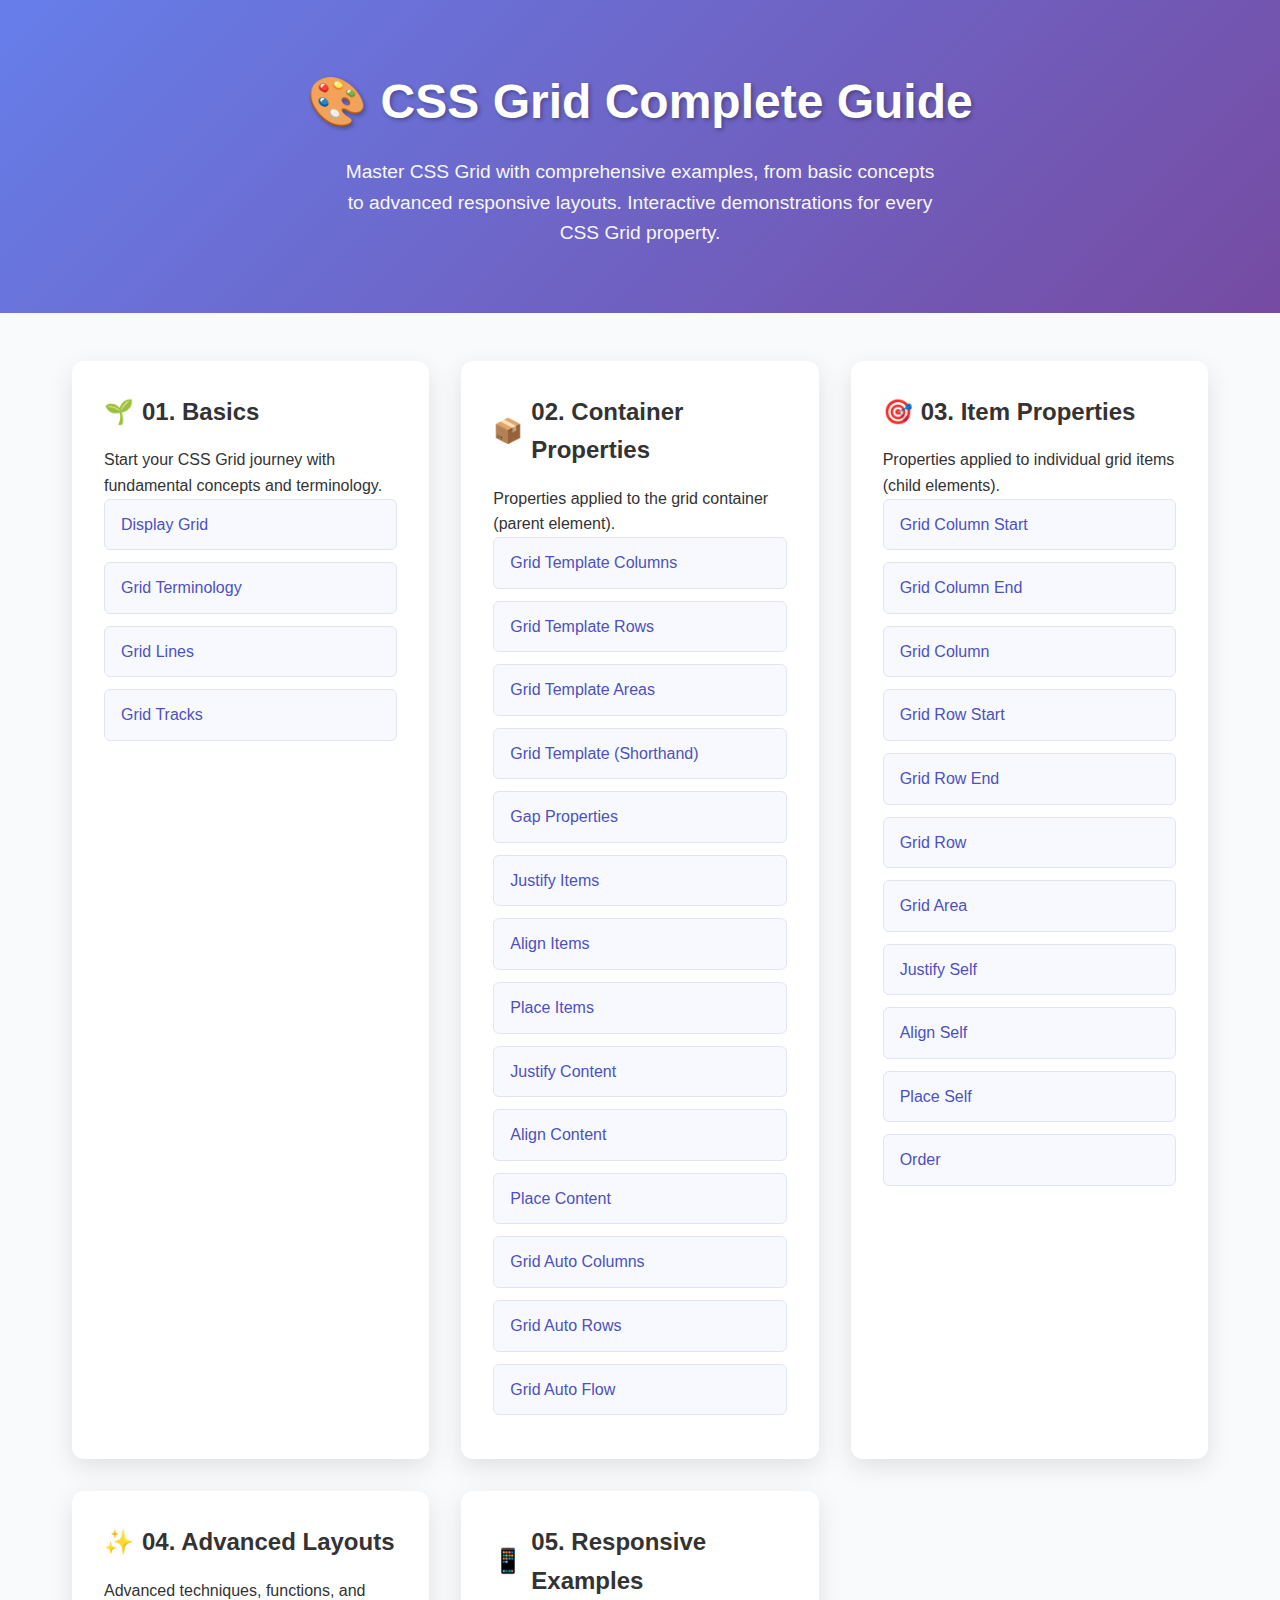
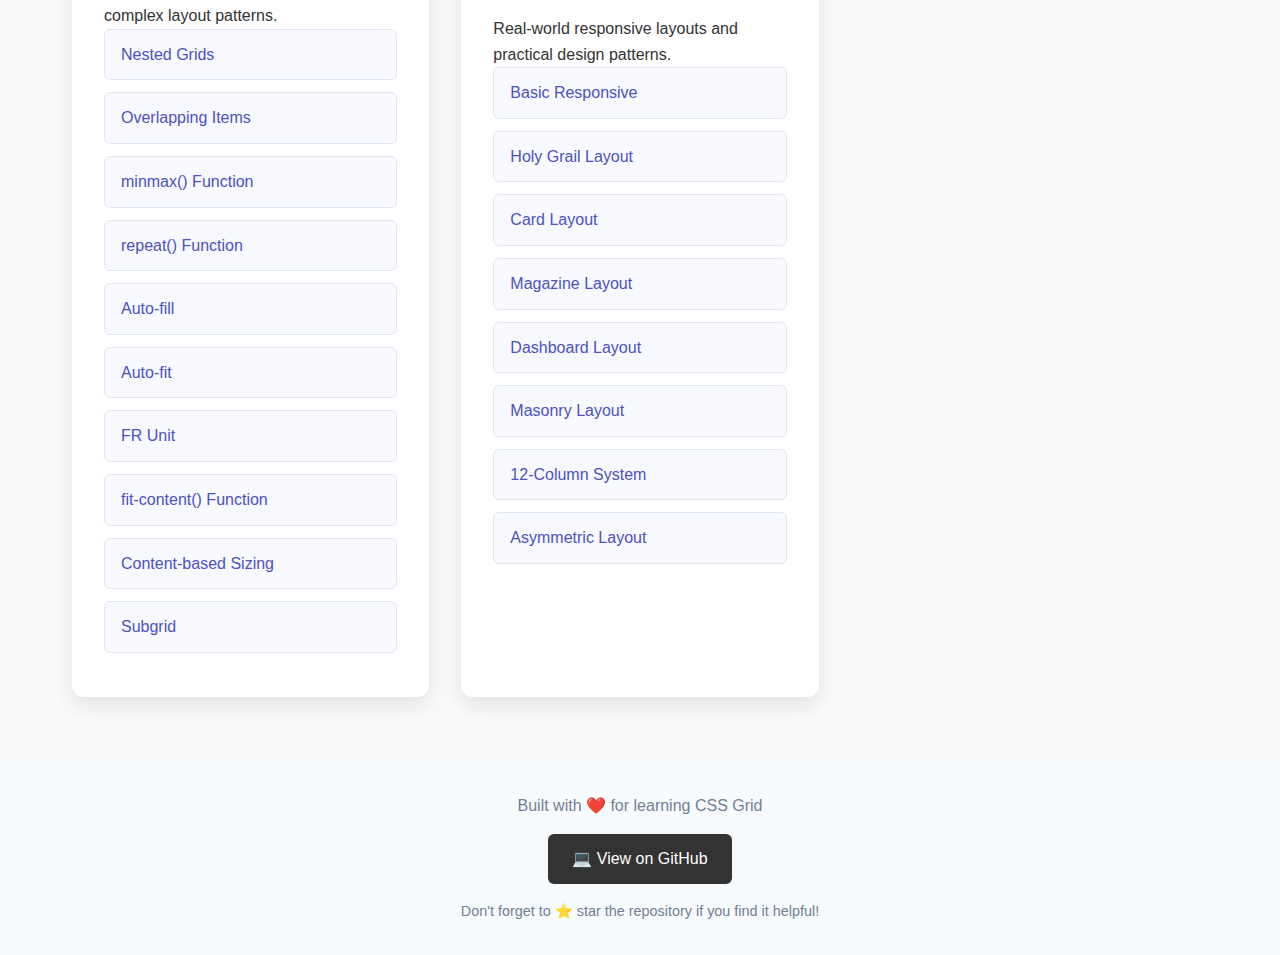
<file: index.html>
<!DOCTYPE html>
<html lang="en">
<head>
    <meta charset="UTF-8">
    <meta name="viewport" content="width=device-width, initial-scale=1.0">
    <title>CSS Grid Complete Guide - Navigation</title>
    <link rel="stylesheet" href="styles.css">
    <style>
        .hero {
            background: linear-gradient(135deg, #667eea 0%, #764ba2 100%);
            color: white;
            text-align: center;
            padding: 4rem 2rem;
            margin-bottom: 3rem;
        }
        
        .hero h1 {
            font-size: 3rem;
            margin-bottom: 1rem;
            text-shadow: 2px 2px 4px rgba(0,0,0,0.3);
        }
        
        .hero p {
            font-size: 1.2rem;
            max-width: 600px;
            margin: 0 auto;
            opacity: 0.95;
        }
        
        .navigation-grid {
            display: grid;
            grid-template-columns: repeat(auto-fit, minmax(300px, 1fr));
            gap: 2rem;
            max-width: 1200px;
            margin: 0 auto;
            padding: 0 2rem;
        }
        
        .section-card {
            background: white;
            border-radius: 12px;
            box-shadow: 0 8px 25px rgba(0,0,0,0.1);
            padding: 2rem;
            transition: transform 0.3s ease, box-shadow 0.3s ease;
        }
        
        .section-card:hover {
            transform: translateY(-5px);
            box-shadow: 0 12px 35px rgba(0,0,0,0.15);
        }
        
        .section-card h2 {
            color: #333;
            margin-bottom: 1rem;
            display: flex;
            align-items: center;
            gap: 0.5rem;
        }
        
        .section-card .icon {
            font-size: 1.5rem;
        }
        
        .example-list {
            list-style: none;
            padding: 0;
        }
        
        .example-list li {
            margin-bottom: 0.75rem;
        }
        
        .example-list a {
            display: block;
            padding: 0.75rem 1rem;
            background: #f8f9ff;
            border: 1px solid #e1e5f2;
            border-radius: 6px;
            text-decoration: none;
            color: #4c51bf;
            transition: all 0.3s ease;
        }
        
        .example-list a:hover {
            background: #4c51bf;
            color: white;
            transform: translateX(5px);
        }
        
        .footer {
            text-align: center;
            margin-top: 4rem;
            padding: 2rem;
            background: #f7fafc;
            color: #718096;
        }
        
        .github-link {
            display: inline-block;
            margin-top: 1rem;
            padding: 0.75rem 1.5rem;
            background: #333;
            color: white;
            text-decoration: none;
            border-radius: 6px;
            transition: background 0.3s ease;
        }
        
        .github-link:hover {
            background: #4a5568;
        }
    </style>
</head>
<body>
    <div class="hero">
        <h1>🎨 CSS Grid Complete Guide</h1>
        <p>Master CSS Grid with comprehensive examples, from basic concepts to advanced responsive layouts. Interactive demonstrations for every CSS Grid property.</p>
    </div>
    
    <main class="navigation-grid">
        <!-- 01. Basics -->
        <section class="section-card">
            <h2><span class="icon">🌱</span> 01. Basics</h2>
            <p>Start your CSS Grid journey with fundamental concepts and terminology.</p>
            <ul class="example-list">
                <li><a href="01-basics/01-display-grid.html">Display Grid</a></li>
                <li><a href="01-basics/02-grid-terminology.html">Grid Terminology</a></li>
                <li><a href="01-basics/03-grid-lines.html">Grid Lines</a></li>
                <li><a href="01-basics/04-grid-tracks.html">Grid Tracks</a></li>
            </ul>
        </section>
        
        <!-- 02. Container Properties -->
        <section class="section-card">
            <h2><span class="icon">📦</span> 02. Container Properties</h2>
            <p>Properties applied to the grid container (parent element).</p>
            <ul class="example-list">
                <li><a href="02-container-properties/01-grid-template-columns.html">Grid Template Columns</a></li>
                <li><a href="02-container-properties/02-grid-template-rows.html">Grid Template Rows</a></li>
                <li><a href="02-container-properties/03-grid-template-areas.html">Grid Template Areas</a></li>
                <li><a href="02-container-properties/04-grid-template.html">Grid Template (Shorthand)</a></li>
                <li><a href="02-container-properties/05-gap.html">Gap Properties</a></li>
                <li><a href="02-container-properties/06-justify-items.html">Justify Items</a></li>
                <li><a href="02-container-properties/07-align-items.html">Align Items</a></li>
                <li><a href="02-container-properties/08-place-items.html">Place Items</a></li>
                <li><a href="02-container-properties/09-justify-content.html">Justify Content</a></li>
                <li><a href="02-container-properties/10-align-content.html">Align Content</a></li>
                <li><a href="02-container-properties/11-place-content.html">Place Content</a></li>
                <li><a href="02-container-properties/12-grid-auto-columns.html">Grid Auto Columns</a></li>
                <li><a href="02-container-properties/13-grid-auto-rows.html">Grid Auto Rows</a></li>
                <li><a href="02-container-properties/14-grid-auto-flow.html">Grid Auto Flow</a></li>
            </ul>
        </section>
        
        <!-- 03. Item Properties -->
        <section class="section-card">
            <h2><span class="icon">🎯</span> 03. Item Properties</h2>
            <p>Properties applied to individual grid items (child elements).</p>
            <ul class="example-list">
                <li><a href="03-item-properties/01-grid-column-start.html">Grid Column Start</a></li>
                <li><a href="03-item-properties/02-grid-column-end.html">Grid Column End</a></li>
                <li><a href="03-item-properties/03-grid-column.html">Grid Column</a></li>
                <li><a href="03-item-properties/04-grid-row-start.html">Grid Row Start</a></li>
                <li><a href="03-item-properties/05-grid-row-end.html">Grid Row End</a></li>
                <li><a href="03-item-properties/06-grid-row.html">Grid Row</a></li>
                <li><a href="03-item-properties/07-grid-area.html">Grid Area</a></li>
                <li><a href="03-item-properties/08-justify-self.html">Justify Self</a></li>
                <li><a href="03-item-properties/09-align-self.html">Align Self</a></li>
                <li><a href="03-item-properties/10-place-self.html">Place Self</a></li>
                <li><a href="03-item-properties/11-order.html">Order</a></li>
            </ul>
        </section>
        
        <!-- 04. Advanced Layouts -->
        <section class="section-card">
            <h2><span class="icon">✨</span> 04. Advanced Layouts</h2>
            <p>Advanced techniques, functions, and complex layout patterns.</p>
            <ul class="example-list">
                <li><a href="04-advanced-layouts/01-nested-grids.html">Nested Grids</a></li>
                <li><a href="04-advanced-layouts/02-overlapping-items.html">Overlapping Items</a></li>
                <li><a href="04-advanced-layouts/03-minmax-function.html">minmax() Function</a></li>
                <li><a href="04-advanced-layouts/04-repeat-function.html">repeat() Function</a></li>
                <li><a href="04-advanced-layouts/05-auto-fill.html">Auto-fill</a></li>
                <li><a href="04-advanced-layouts/06-auto-fit.html">Auto-fit</a></li>
                <li><a href="04-advanced-layouts/07-fr-unit.html">FR Unit</a></li>
                <li><a href="04-advanced-layouts/08-fit-content.html">fit-content() Function</a></li>
                <li><a href="04-advanced-layouts/09-min-content-max-content.html">Content-based Sizing</a></li>
                <li><a href="04-advanced-layouts/10-subgrid.html">Subgrid</a></li>
            </ul>
        </section>
        
        <!-- 05. Responsive Examples -->
        <section class="section-card">
            <h2><span class="icon">📱</span> 05. Responsive Examples</h2>
            <p>Real-world responsive layouts and practical design patterns.</p>
            <ul class="example-list">
                <li><a href="05-responsive-examples/01-basic-responsive.html">Basic Responsive</a></li>
                <li><a href="05-responsive-examples/02-holy-grail-layout.html">Holy Grail Layout</a></li>
                <li><a href="05-responsive-examples/03-card-layout.html">Card Layout</a></li>
                <li><a href="05-responsive-examples/04-magazine-layout.html">Magazine Layout</a></li>
                <li><a href="05-responsive-examples/05-dashboard-layout.html">Dashboard Layout</a></li>
                <li><a href="05-responsive-examples/06-masonry-layout.html">Masonry Layout</a></li>
                <li><a href="05-responsive-examples/07-12-column-system.html">12-Column System</a></li>
                <li><a href="05-responsive-examples/08-asymmetric-layout.html">Asymmetric Layout</a></li>
            </ul>
        </section>
    </main>
    
    <footer class="footer">
        <p>Built with ❤️ for learning CSS Grid</p>
        <a href="https://github.com/Jayasakthi-07/CSS-Grid-Complete-Guide" class="github-link">
            💻 View on GitHub
        </a>
        <p style="margin-top: 1rem; font-size: 0.9rem;">Don't forget to ⭐ star the repository if you find it helpful!</p>
    </footer>
</body>
</html>
</file>
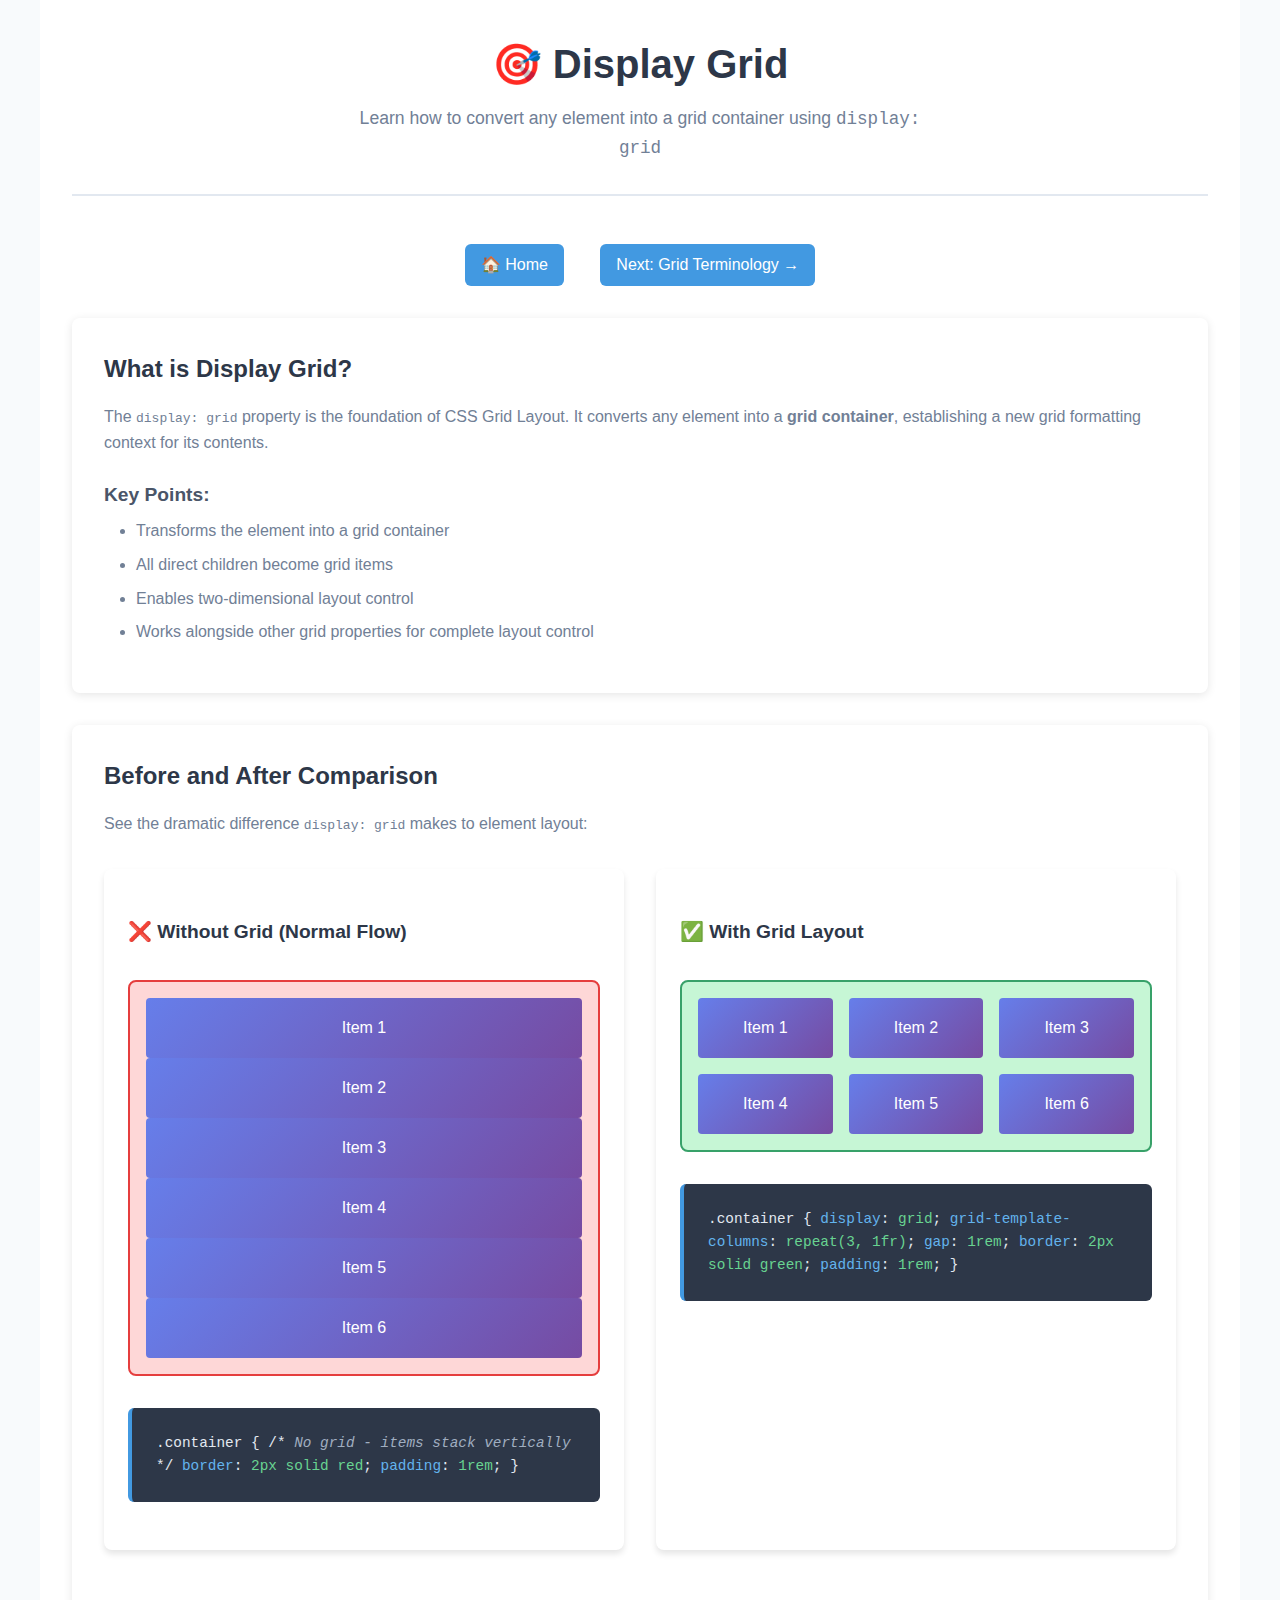
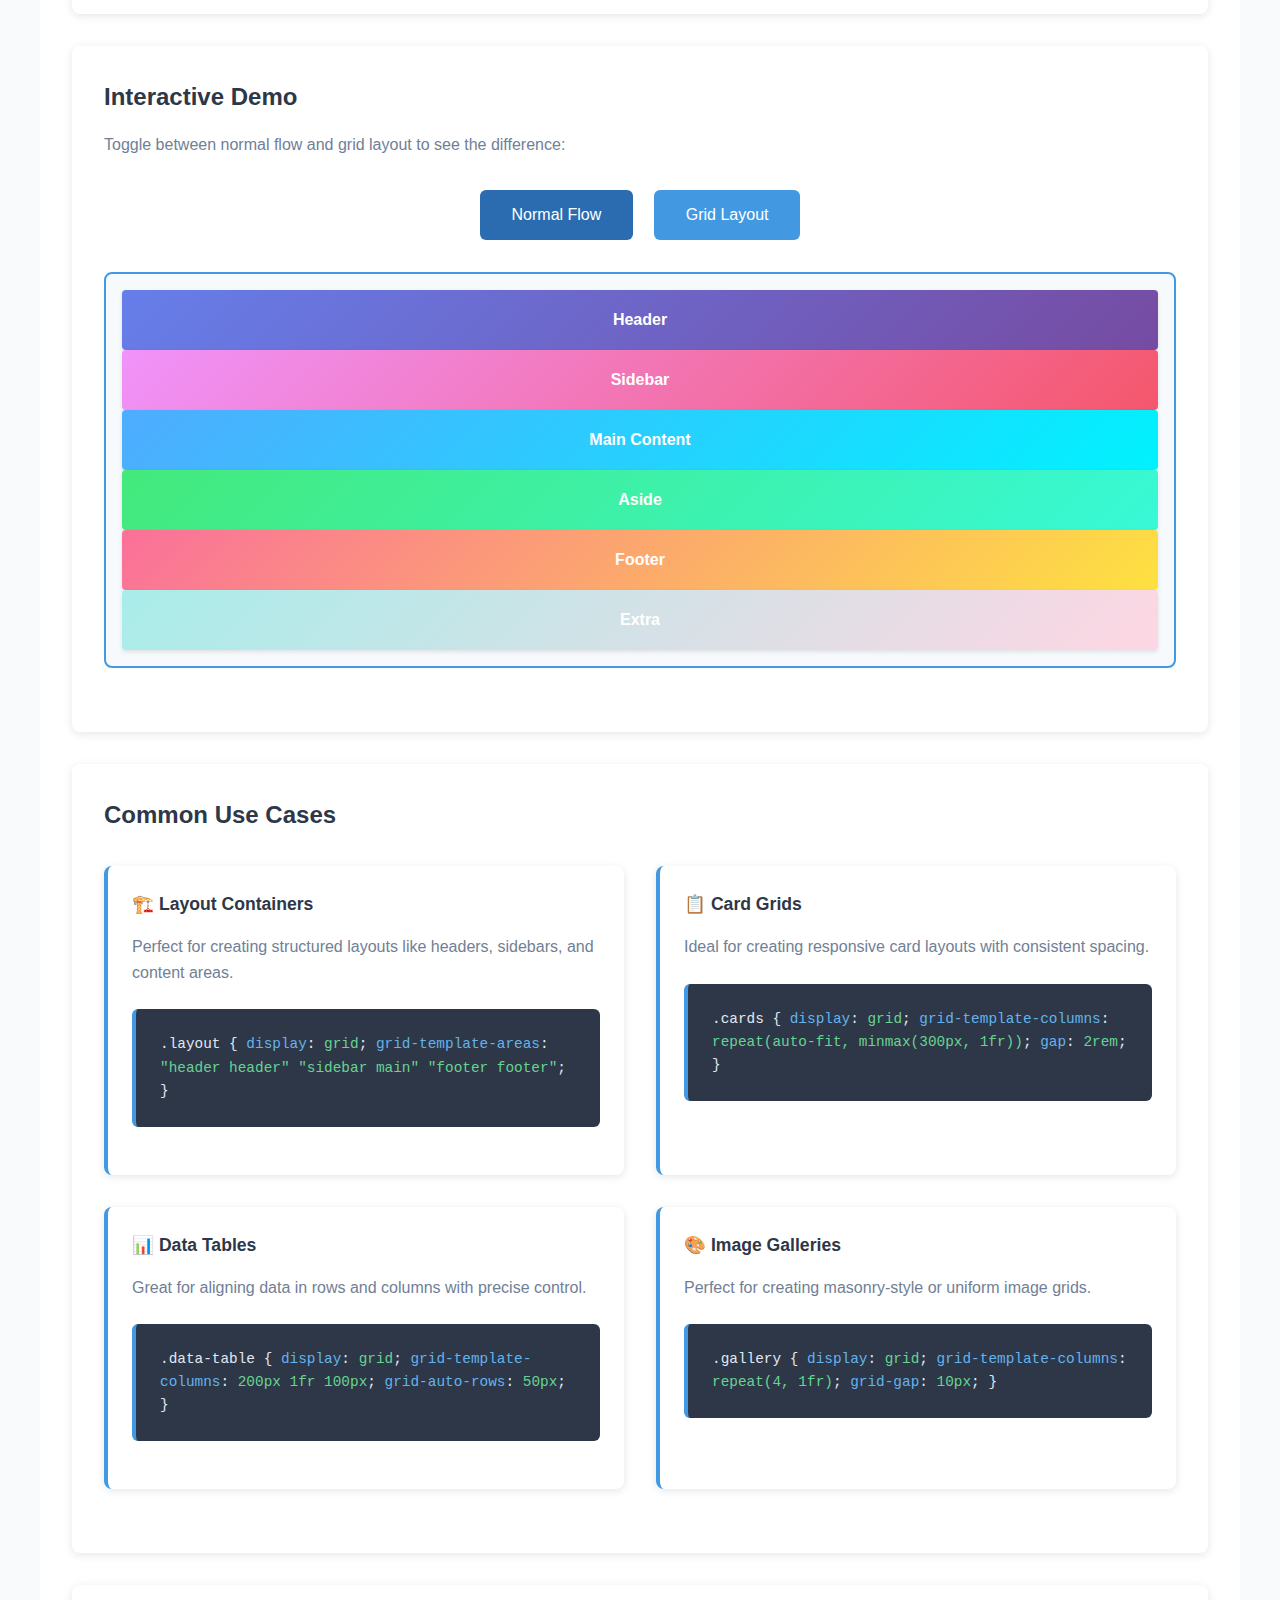
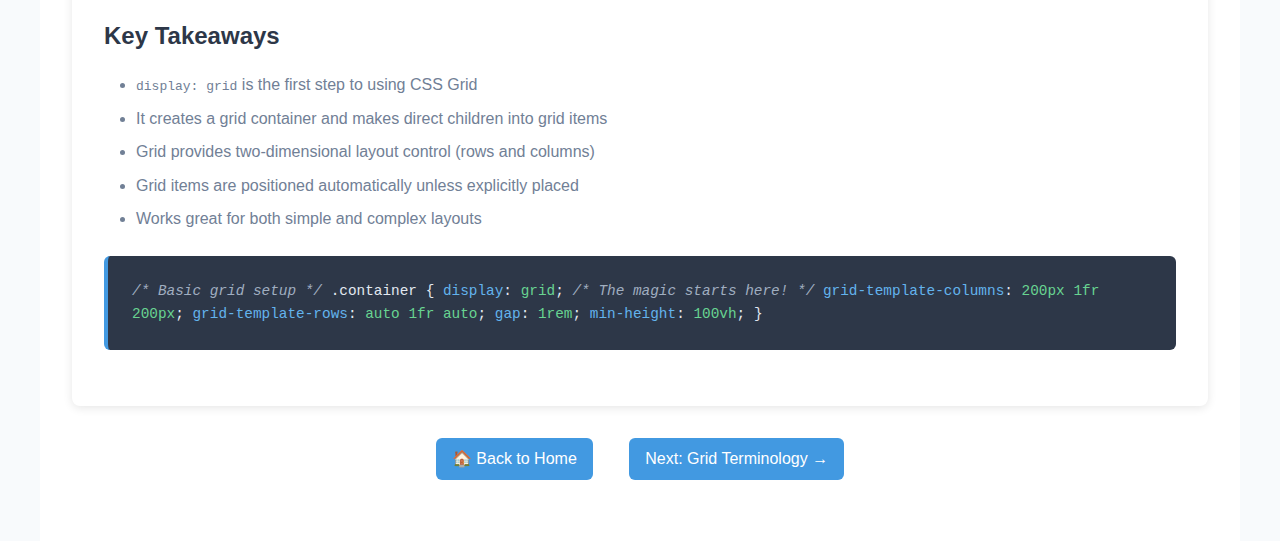
<file: 01-basics/01-display-grid.html>
<!DOCTYPE html>
<html lang="en">
<head>
    <meta charset="UTF-8">
    <meta name="viewport" content="width=device-width, initial-scale=1.0">
    <title>Display Grid - CSS Grid Basics</title>
    <link rel="stylesheet" href="../styles.css">
    <style>
        /* Example-specific styles */
        .before-grid {
            border: 2px solid #e53e3e;
            border-radius: 8px;
            padding: 1rem;
            margin: 2rem 0;
            background: #fed7d7;
        }
        
        .after-grid {
            display: grid;
            grid-template-columns: repeat(3, 1fr);
            gap: 1rem;
            border: 2px solid #38a169;
            border-radius: 8px;
            padding: 1rem;
            margin: 2rem 0;
            background: #c6f6d5;
        }
        
        .comparison {
            display: grid;
            grid-template-columns: 1fr 1fr;
            gap: 2rem;
            margin: 2rem 0;
        }
        
        .comparison-item {
            background: white;
            padding: 1.5rem;
            border-radius: 8px;
            box-shadow: 0 4px 6px rgba(0,0,0,0.1);
        }
        
        .comparison-item h3 {
            margin-bottom: 1rem;
            color: #2d3748;
        }
        
        .demo-item {
            background: linear-gradient(135deg, #667eea 0%, #764ba2 100%);
            color: white;
            padding: 1rem;
            border-radius: 4px;
            text-align: center;
            display: flex;
            align-items: center;
            justify-content: center;
            min-height: 60px;
        }
        
        .toggle-demo {
            margin: 2rem 0;
            text-align: center;
        }
        
        .toggle-btn {
            background: #4299e1;
            color: white;
            border: none;
            padding: 1rem 2rem;
            border-radius: 6px;
            font-size: 1rem;
            cursor: pointer;
            margin: 0 0.5rem;
            transition: background 0.3s ease;
        }
        
        .toggle-btn:hover {
            background: #3182ce;
        }
        
        .toggle-btn.active {
            background: #2b6cb0;
        }
        
        #interactive-demo {
            transition: all 0.3s ease;
        }
    </style>
</head>
<body>
    <div class="example-container">
        <header class="header">
            <h1>🎯 Display Grid</h1>
            <p>Learn how to convert any element into a grid container using <code>display: grid</code></p>
        </header>
        
        <nav class="navigation">
            <a href="../index.html" class="nav-link">🏠 Home</a>
            <a href="02-grid-terminology.html" class="nav-link">Next: Grid Terminology →</a>
        </nav>
        
        <section class="explanation">
            <h2>What is Display Grid?</h2>
            <p>The <code>display: grid</code> property is the foundation of CSS Grid Layout. It converts any element into a <strong>grid container</strong>, establishing a new grid formatting context for its contents.</p>
            
            <h3>Key Points:</h3>
            <ul>
                <li>Transforms the element into a grid container</li>
                <li>All direct children become grid items</li>
                <li>Enables two-dimensional layout control</li>
                <li>Works alongside other grid properties for complete layout control</li>
            </ul>
        </section>
        
        <section class="explanation">
            <h2>Before and After Comparison</h2>
            <p>See the dramatic difference <code>display: grid</code> makes to element layout:</p>
            
            <div class="comparison">
                <div class="comparison-item">
                    <h3>❌ Without Grid (Normal Flow)</h3>
                    <div class="before-grid">
                        <div class="demo-item">Item 1</div>
                        <div class="demo-item">Item 2</div>
                        <div class="demo-item">Item 3</div>
                        <div class="demo-item">Item 4</div>
                        <div class="demo-item">Item 5</div>
                        <div class="demo-item">Item 6</div>
                    </div>
                    <div class="code-display">
.container {
  /* <span class="comment">No grid - items stack vertically</span> */
  <span class="property">border</span>: <span class="value">2px solid red</span>;
  <span class="property">padding</span>: <span class="value">1rem</span>;
}
                    </div>
                </div>
                
                <div class="comparison-item">
                    <h3>✅ With Grid Layout</h3>
                    <div class="after-grid">
                        <div class="demo-item">Item 1</div>
                        <div class="demo-item">Item 2</div>
                        <div class="demo-item">Item 3</div>
                        <div class="demo-item">Item 4</div>
                        <div class="demo-item">Item 5</div>
                        <div class="demo-item">Item 6</div>
                    </div>
                    <div class="code-display">
.container {
  <span class="property">display</span>: <span class="value">grid</span>;
  <span class="property">grid-template-columns</span>: <span class="value">repeat(3, 1fr)</span>;
  <span class="property">gap</span>: <span class="value">1rem</span>;
  <span class="property">border</span>: <span class="value">2px solid green</span>;
  <span class="property">padding</span>: <span class="value">1rem</span>;
}
                    </div>
                </div>
            </div>
        </section>
        
        <section class="explanation">
            <h2>Interactive Demo</h2>
            <p>Toggle between normal flow and grid layout to see the difference:</p>
            
            <div class="toggle-demo">
                <button class="toggle-btn active" onclick="toggleLayout('normal')">Normal Flow</button>
                <button class="toggle-btn" onclick="toggleLayout('grid')">Grid Layout</button>
            </div>
            
            <div id="interactive-demo" class="demo-grid">
                <div class="grid-item">Header</div>
                <div class="grid-item">Sidebar</div>
                <div class="grid-item">Main Content</div>
                <div class="grid-item">Aside</div>
                <div class="grid-item">Footer</div>
                <div class="grid-item">Extra</div>
            </div>
        </section>
        
        <section class="explanation">
            <h2>Common Use Cases</h2>
            <div class="property-showcase">
                <div class="property-example">
                    <h4>🏗️ Layout Containers</h4>
                    <p>Perfect for creating structured layouts like headers, sidebars, and content areas.</p>
                    <div class="code-display">
.layout {
  <span class="property">display</span>: <span class="value">grid</span>;
  <span class="property">grid-template-areas</span>: 
    <span class="value">"header header"</span>
    <span class="value">"sidebar main"</span>
    <span class="value">"footer footer"</span>;
}
                    </div>
                </div>
                
                <div class="property-example">
                    <h4>📋 Card Grids</h4>
                    <p>Ideal for creating responsive card layouts with consistent spacing.</p>
                    <div class="code-display">
.cards {
  <span class="property">display</span>: <span class="value">grid</span>;
  <span class="property">grid-template-columns</span>: 
    <span class="value">repeat(auto-fit, minmax(300px, 1fr))</span>;
  <span class="property">gap</span>: <span class="value">2rem</span>;
}
                    </div>
                </div>
                
                <div class="property-example">
                    <h4>📊 Data Tables</h4>
                    <p>Great for aligning data in rows and columns with precise control.</p>
                    <div class="code-display">
.data-table {
  <span class="property">display</span>: <span class="value">grid</span>;
  <span class="property">grid-template-columns</span>: <span class="value">200px 1fr 100px</span>;
  <span class="property">grid-auto-rows</span>: <span class="value">50px</span>;
}
                    </div>
                </div>
                
                <div class="property-example">
                    <h4>🎨 Image Galleries</h4>
                    <p>Perfect for creating masonry-style or uniform image grids.</p>
                    <div class="code-display">
.gallery {
  <span class="property">display</span>: <span class="value">grid</span>;
  <span class="property">grid-template-columns</span>: <span class="value">repeat(4, 1fr)</span>;
  <span class="property">grid-gap</span>: <span class="value">10px</span>;
}
                    </div>
                </div>
            </div>
        </section>
        
        <section class="explanation">
            <h2>Key Takeaways</h2>
            <ul>
                <li><code>display: grid</code> is the first step to using CSS Grid</li>
                <li>It creates a grid container and makes direct children into grid items</li>
                <li>Grid provides two-dimensional layout control (rows and columns)</li>
                <li>Grid items are positioned automatically unless explicitly placed</li>
                <li>Works great for both simple and complex layouts</li>
            </ul>
            
            <div class="code-display">
<span class="comment">/* Basic grid setup */</span>
.container {
  <span class="property">display</span>: <span class="value">grid</span>; <span class="comment">/* The magic starts here! */</span>
  <span class="property">grid-template-columns</span>: <span class="value">200px 1fr 200px</span>;
  <span class="property">grid-template-rows</span>: <span class="value">auto 1fr auto</span>;
  <span class="property">gap</span>: <span class="value">1rem</span>;
  <span class="property">min-height</span>: <span class="value">100vh</span>;
}
            </div>
        </section>
        
        <nav class="navigation">
            <a href="../index.html" class="nav-link">🏠 Back to Home</a>
            <a href="02-grid-terminology.html" class="nav-link">Next: Grid Terminology →</a>
        </nav>
    </div>
    
    <script>
        function toggleLayout(type) {
            const demo = document.getElementById('interactive-demo');
            const buttons = document.querySelectorAll('.toggle-btn');
            
            // Remove active class from all buttons
            buttons.forEach(btn => btn.classList.remove('active'));
            
            if (type === 'normal') {
                demo.style.display = 'block';
                demo.style.gridTemplateColumns = 'none';
                demo.style.gap = '0';
                buttons[0].classList.add('active');
            } else {
                demo.style.display = 'grid';
                demo.style.gridTemplateColumns = 'repeat(3, 1fr)';
                demo.style.gap = '1rem';
                buttons[1].classList.add('active');
            }
        }
        
        // Initialize with normal layout
        document.addEventListener('DOMContentLoaded', function() {
            toggleLayout('normal');
        });
    </script>
</body>
</html>
</file>
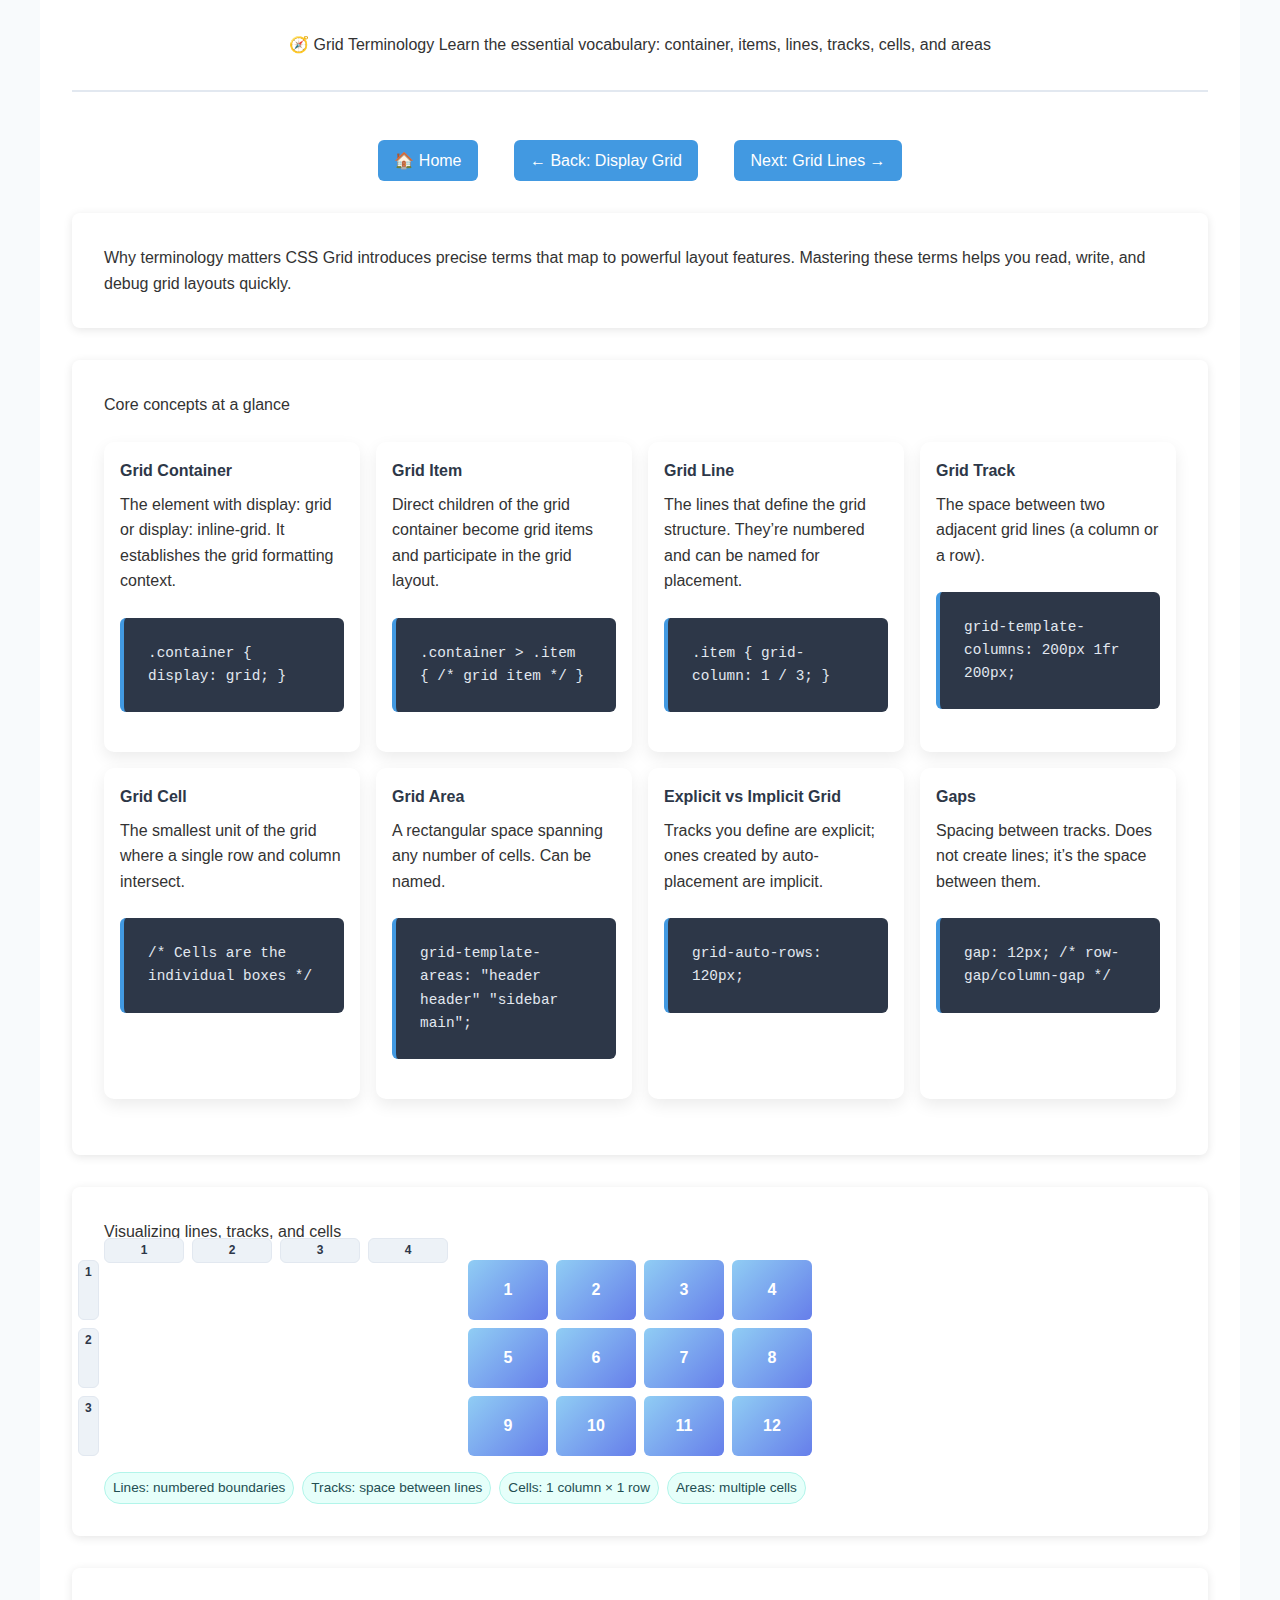
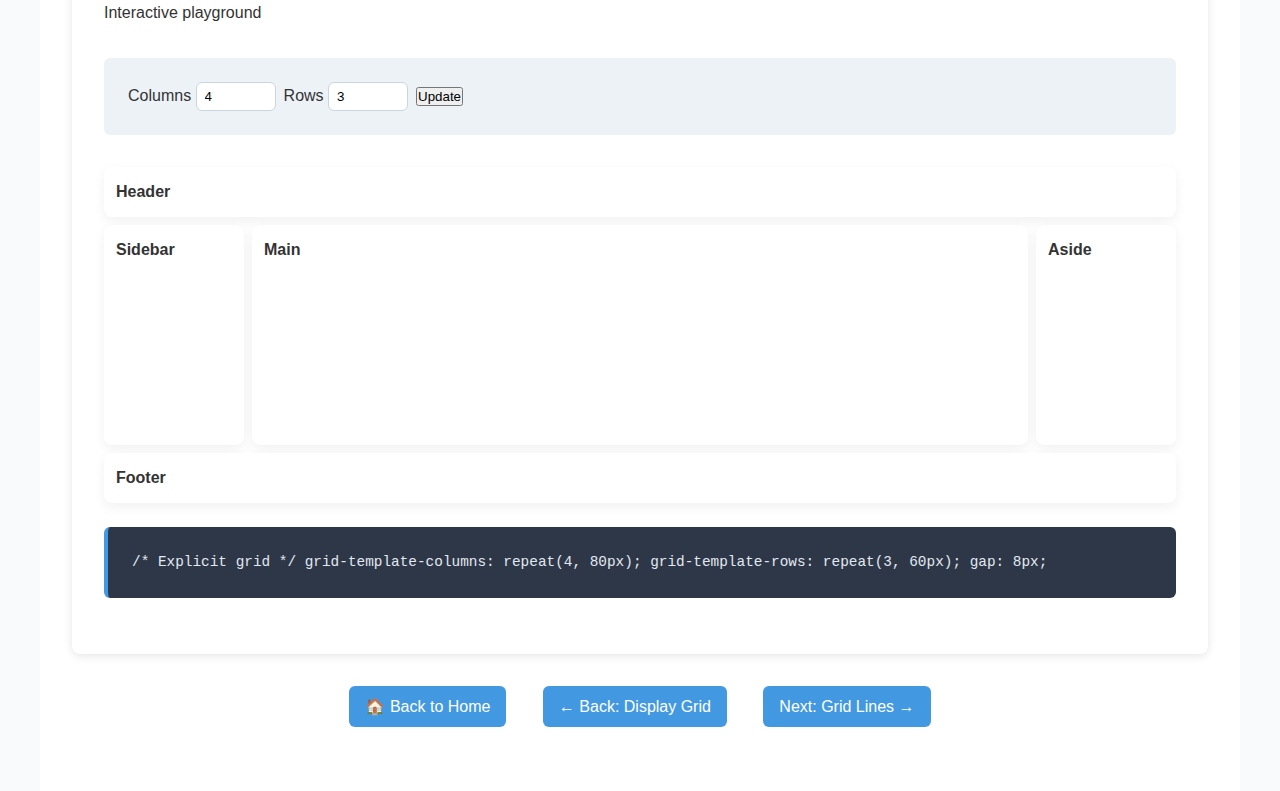
<file: 01-basics/02-grid-terminology.html>
<!DOCTYPE html>
<html lang="en">
<head>
  <meta charset="utf-8" />
  <meta name="viewport" content="width=device-width, initial-scale=1.0" />
  <title>Grid Terminology - CSS Grid Basics</title>
  <link rel="stylesheet" href="../styles.css" />
  <style>
    /* Example-specific styles */
    .terms-grid {
      display: grid;
      grid-template-columns: repeat(4, minmax(160px, 1fr));
      gap: 1rem;
      margin: 1.5rem 0;
    }
    .term-card {
      background: #fff;
      border-radius: 10px;
      padding: 1rem;
      box-shadow: 0 6px 16px rgba(0,0,0,.08);
    }
    .term-card h4 { margin-bottom: .5rem; color: #2d3748; }

    .line-map {
      --cols: 4;
      display: grid;
      grid-template-columns: repeat(var(--cols), 80px);
      grid-template-rows: repeat(3, 60px);
      gap: 8px;
      justify-content: center;
      margin: 1rem auto;
      position: relative;
    }
    .cell { background: linear-gradient(135deg,#90cdf4,#667eea); color: #fff; border-radius: 6px; display:flex; align-items:center; justify-content:center; font-weight:600; }

    /* Grid line numbers */
    .line-map::before,
    .line-map::after {
      content: '';
      position: absolute;
      inset: 0;
      pointer-events: none;
    }
    .col-lines, .row-lines {
      display: grid; gap: 8px; position: absolute; pointer-events: none; color:#2d3748; font-weight:700; font-size: 12px;
    }
    .col-lines { grid-template-columns: repeat(var(--cols), 80px); left: 0; right: 0; top: -22px; }
    .row-lines { grid-template-rows: repeat(3, 60px); top: 0; bottom: 0; left: -26px; }
    .badge { background:#edf2f7; border:1px solid #e2e8f0; border-radius: 6px; padding: 2px 6px; text-align:center; }

    .area-demo { display:grid; grid-template-areas:
      "header header header header"
      "sidebar main main aside"
      "footer footer footer footer";
      grid-template-columns: 140px 1fr 1fr 140px;
      grid-template-rows: auto 220px auto;
      gap: 8px; margin-top: 1rem;
    }
    .area-demo > div { background:#fff; border-radius: 8px; padding: .75rem; box-shadow: 0 4px 12px rgba(0,0,0,.06); font-weight:600; }
    .area-header { grid-area: header; }
    .area-sidebar { grid-area: sidebar; }
    .area-main { grid-area: main; }
    .area-aside { grid-area: aside; }
    .area-footer { grid-area: footer; }

    .legend { display:flex; flex-wrap: wrap; gap:.5rem; margin-top:.5rem; }
    .legend .chip { background:#e6fffa; border:1px solid #b2f5ea; color:#234e52; border-radius:16px; padding:.25rem .5rem; font-size:.85rem; }

    .playground { margin-top: 1rem; }
    .controls { display:flex; gap:.5rem; flex-wrap:wrap; align-items:center; }
    .controls input { width: 80px; padding:.4rem .5rem; border:1px solid #cbd5e0; border-radius:6px; }
    .controls button { cursor:pointer; }
  </style>
</head>
<body>
  <div class="example-container">
    <header class="header">
      🧭 Grid Terminology
      Learn the essential vocabulary: container, items, lines, tracks, cells, and areas
    </header>

    <nav class="navigation">
      <a class="nav-link" href="../index.html">🏠 Home</a>
      <a class="nav-link" href="01-display-grid.html">← Back: Display Grid</a>
      <a class="nav-link" href="03-grid-lines.html">Next: Grid Lines →</a>
    </nav>

    <section class="explanation">
      Why terminology matters
      CSS Grid introduces precise terms that map to powerful layout features. Mastering these terms helps you read, write, and debug grid layouts quickly.
    </section>

    <section class="explanation">
      Core concepts at a glance
      <div class="terms-grid">
        <div class="term-card">
          <h4>Grid Container</h4>
          The element with display: grid or display: inline-grid. It establishes the grid formatting context.
          <div class="code-display">.container { display: grid; }</div>
        </div>
        <div class="term-card">
          <h4>Grid Item</h4>
          Direct children of the grid container become grid items and participate in the grid layout.
          <div class="code-display">.container > .item { /* grid item */ }</div>
        </div>
        <div class="term-card">
          <h4>Grid Line</h4>
          The lines that define the grid structure. They’re numbered and can be named for placement.
          <div class="code-display">.item { grid-column: 1 / 3; }</div>
        </div>
        <div class="term-card">
          <h4>Grid Track</h4>
          The space between two adjacent grid lines (a column or a row).
          <div class="code-display">grid-template-columns: 200px 1fr 200px;</div>
        </div>
        <div class="term-card">
          <h4>Grid Cell</h4>
          The smallest unit of the grid where a single row and column intersect.
          <div class="code-display">/* Cells are the individual boxes */</div>
        </div>
        <div class="term-card">
          <h4>Grid Area</h4>
          A rectangular space spanning any number of cells. Can be named.
          <div class="code-display">grid-template-areas: "header header" "sidebar main";</div>
        </div>
        <div class="term-card">
          <h4>Explicit vs Implicit Grid</h4>
          Tracks you define are explicit; ones created by auto-placement are implicit.
          <div class="code-display">grid-auto-rows: 120px;</div>
        </div>
        <div class="term-card">
          <h4>Gaps</h4>
          Spacing between tracks. Does not create lines; it’s the space between them.
          <div class="code-display">gap: 12px; /* row-gap/column-gap */</div>
        </div>
      </div>
    </section>

    <section class="explanation">
      Visualizing lines, tracks, and cells
      <div class="line-map" id="lineMap" style="--cols: 4">
        <div class="col-lines">
          <div class="badge">1</div><div class="badge">2</div><div class="badge">3</div><div class="badge">4</div>
        </div>
        <div class="row-lines" style="display:grid">
          <div class="badge">1</div>
          <div class="badge">2</div>
          <div class="badge">3</div>
        </div>
        <div class="cell">1</div><div class="cell">2</div><div class="cell">3</div><div class="cell">4</div>
        <div class="cell">5</div><div class="cell">6</div><div class="cell">7</div><div class="cell">8</div>
        <div class="cell">9</div><div class="cell">10</div><div class="cell">11</div><div class="cell">12</div>
      </div>
      <div class="legend">
        <span class="chip">Lines: numbered boundaries</span>
        <span class="chip">Tracks: space between lines</span>
        <span class="chip">Cells: 1 column × 1 row</span>
        <span class="chip">Areas: multiple cells</span>
      </div>
    </section>

    <section class="explanation playground">
      Interactive playground
      <div class="controls">
        <label>Columns <input id="cols" type="number" min="2" max="8" value="4" /></label>
        <label>Rows <input id="rows" type="number" min="2" max="6" value="3" /></label>
        <button class="toggle-btn" onclick="updateGrid()">Update</button>
      </div>
      <div id="playArea" class="area-demo">
        <div class="area-header">Header</div>
        <div class="area-sidebar">Sidebar</div>
        <div class="area-main">Main</div>
        <div class="area-aside">Aside</div>
        <div class="area-footer">Footer</div>
      </div>
      <div class="code-display" id="codeOut"></div>
    </section>

    <nav class="navigation">
      <a class="nav-link" href="../index.html">🏠 Back to Home</a>
      <a class="nav-link" href="01-display-grid.html">← Back: Display Grid</a>
      <a class="nav-link" href="03-grid-lines.html">Next: Grid Lines →</a>
    </nav>
  </div>

  <script>
    function updateGrid() {
      const cols = Math.max(2, Math.min(8, parseInt(document.getElementById('cols').value || '4', 10)));
      const rows = Math.max(2, Math.min(6, parseInt(document.getElementById('rows').value || '3', 10)));

      const map = document.getElementById('lineMap');
      map.style.setProperty('--cols', cols);
      map.style.gridTemplateColumns = `repeat(${cols}, 80px)`;
      map.style.gridTemplateRows = `repeat(${rows}, 60px)`;

      // rebuild column indices
      const colLines = map.querySelector('.col-lines');
      colLines.innerHTML = Array.from({ length: cols }, (_, i) => `<div class="badge">${i+1}</div>`).join('');
      // rebuild row indices
      const rowLines = map.querySelector('.row-lines');
      rowLines.style.display = 'grid';
      rowLines.style.gridTemplateRows = `repeat(${rows}, 60px)`;
      rowLines.innerHTML = Array.from({ length: rows }, (_, i) => `<div class="badge">${i+1}</div>`).join('');
      // rebuild cells
      map.querySelectorAll('.cell').forEach(n => n.remove());
      const frag = document.createDocumentFragment();
      for (let r = 0; r < rows; r++) {
        for (let c = 0; c < cols; c++) {
          const d = document.createElement('div');
          d.className = 'cell';
          d.textContent = (r * cols) + c + 1;
          frag.appendChild(d);
        }
      }
      map.appendChild(frag);

      // code output
      const code = [
        `/* Explicit grid */`,
        `grid-template-columns: repeat(${cols}, 80px);`,
        `grid-template-rows: repeat(${rows}, 60px);`,
        `gap: 8px;`
      ].join('\n');
      document.getElementById('codeOut').textContent = code;
    }

    document.addEventListener('DOMContentLoaded', updateGrid);
  </script>
</body>
</html>
</file>
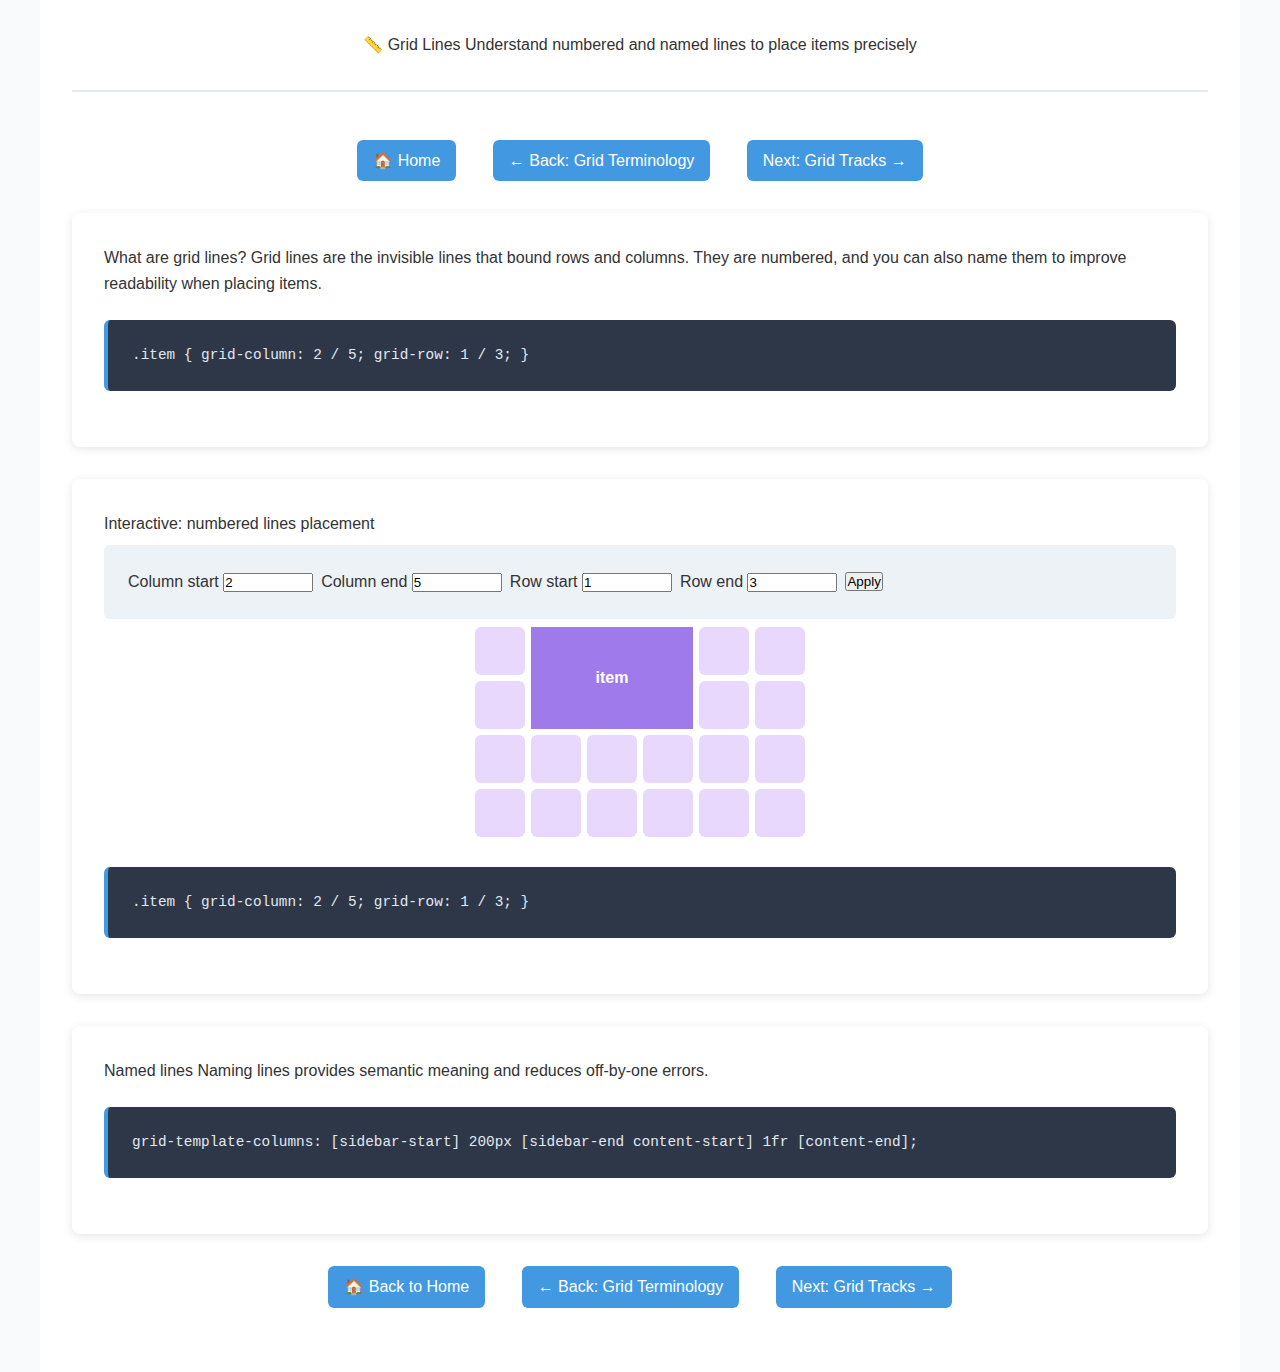
<file: 01-basics/03-grid-lines.html>
<!DOCTYPE html>
<html lang="en">
<head>
  <meta charset="utf-8" />
  <meta name="viewport" content="width=device-width, initial-scale=1.0" />
  <title>Grid Lines - CSS Grid Basics</title>
  <link rel="stylesheet" href="../styles.css" />
  <style>
    .demo { display:grid; grid-template-columns: repeat(4, 100px); grid-template-rows: repeat(3, 70px); gap: 8px; margin: 1rem 0; position:relative; }
    .demo .item { background:#fff; border-radius:8px; display:flex; align-items:center; justify-content:center; font-weight:700; box-shadow:0 4px 12px rgba(0,0,0,.08); }
    .lines { position:absolute; inset:0; pointer-events:none; }
    .lines .col, .lines .row { position:absolute; color:#2d3748; font-size:12px; font-weight:800; }
    .lines .col { top:-18px; }
    .lines .row { left:-22px; }

    .controls { display:flex; gap:.5rem; flex-wrap:wrap; align-items:center; margin:.5rem 0; }
    .controls input { width: 90px; }

    .placement { display:grid; grid-template-columns: 1fr 1fr; gap:1rem; }
    .grid-box { background:#f7fafc; padding:1rem; border:1px solid #e2e8f0; border-radius:10px; }
    .grid-area { display:grid; grid-template-columns: repeat(6, 50px); grid-template-rows: repeat(4, 48px); gap:6px; position:relative; justify-content:center; }
    .grid-area .cell { background:#e9d8fd; border-radius:6px; }
    .highlight { background:#9f7aea !important; color:#fff; display:flex; align-items:center; justify-content:center; font-weight:800; }
    .code { margin-top:.5rem; }
  </style>
</head>
<body>
  <div class="example-container">
    <header class="header">
      📏 Grid Lines
      Understand numbered and named lines to place items precisely
    </header>

    <nav class="navigation">
      <a class="nav-link" href="../index.html">🏠 Home</a>
      <a class="nav-link" href="02-grid-terminology.html">← Back: Grid Terminology</a>
      <a class="nav-link" href="04-grid-tracks.html">Next: Grid Tracks →</a>
    </nav>

    <section class="explanation">
      What are grid lines?
      Grid lines are the invisible lines that bound rows and columns. They are numbered, and you can also name them to improve readability when placing items.
      <div class="code-display">.item { grid-column: 2 / 5; grid-row: 1 / 3; }</div>
    </section>

    <section class="explanation">
      Interactive: numbered lines placement
      <div class="controls">
        <label>Column start <input id="cs" type="number" value="2" min="1" max="6" /></label>
        <label>Column end <input id="ce" type="number" value="5" min="2" max="7" /></label>
        <label>Row start <input id="rs" type="number" value="1" min="1" max="5" /></label>
        <label>Row end <input id="re" type="number" value="3" min="2" max="6" /></label>
        <button class="toggle-btn" onclick="applyPlacement()">Apply</button>
      </div>
      <div class="grid-area" id="gridArea"></div>
      <div class="code-display" id="codeOut">.item { grid-column: 2 / 5; grid-row: 1 / 3; }</div>
    </section>

    <section class="explanation">
      Named lines
      Naming lines provides semantic meaning and reduces off-by-one errors.
      <div class="code-display">grid-template-columns: [sidebar-start] 200px [sidebar-end content-start] 1fr [content-end];</div>
    </section>

    <nav class="navigation">
      <a class="nav-link" href="../index.html">🏠 Back to Home</a>
      <a class="nav-link" href="02-grid-terminology.html">← Back: Grid Terminology</a>
      <a class="nav-link" href="04-grid-tracks.html">Next: Grid Tracks →</a>
    </nav>
  </div>

  <script>
    function buildGrid() {
      const area = document.getElementById('gridArea');
      area.innerHTML = '';
      for (let r = 0; r < 4; r++) {
        for (let c = 0; c < 6; c++) {
          const d = document.createElement('div');
          d.className = 'cell';
          area.appendChild(d);
        }
      }
      const item = document.createElement('div');
      item.className = 'highlight';
      item.textContent = 'item';
      area.appendChild(item);
      applyPlacement();
    }
    function applyPlacement() {
      const cs = parseInt(document.getElementById('cs').value, 10);
      const ce = parseInt(document.getElementById('ce').value, 10);
      const rs = parseInt(document.getElementById('rs').value, 10);
      const re = parseInt(document.getElementById('re').value, 10);
      const item = document.querySelector('.highlight');
      item.style.gridColumn = `${cs} / ${ce}`;
      item.style.gridRow = `${rs} / ${re}`;
      document.getElementById('codeOut').textContent = `.item {\n  grid-column: ${cs} / ${ce};\n  grid-row: ${rs} / ${re};\n}`;
    }
    document.addEventListener('DOMContentLoaded', buildGrid);
  </script>
</body>
</html>
</file>
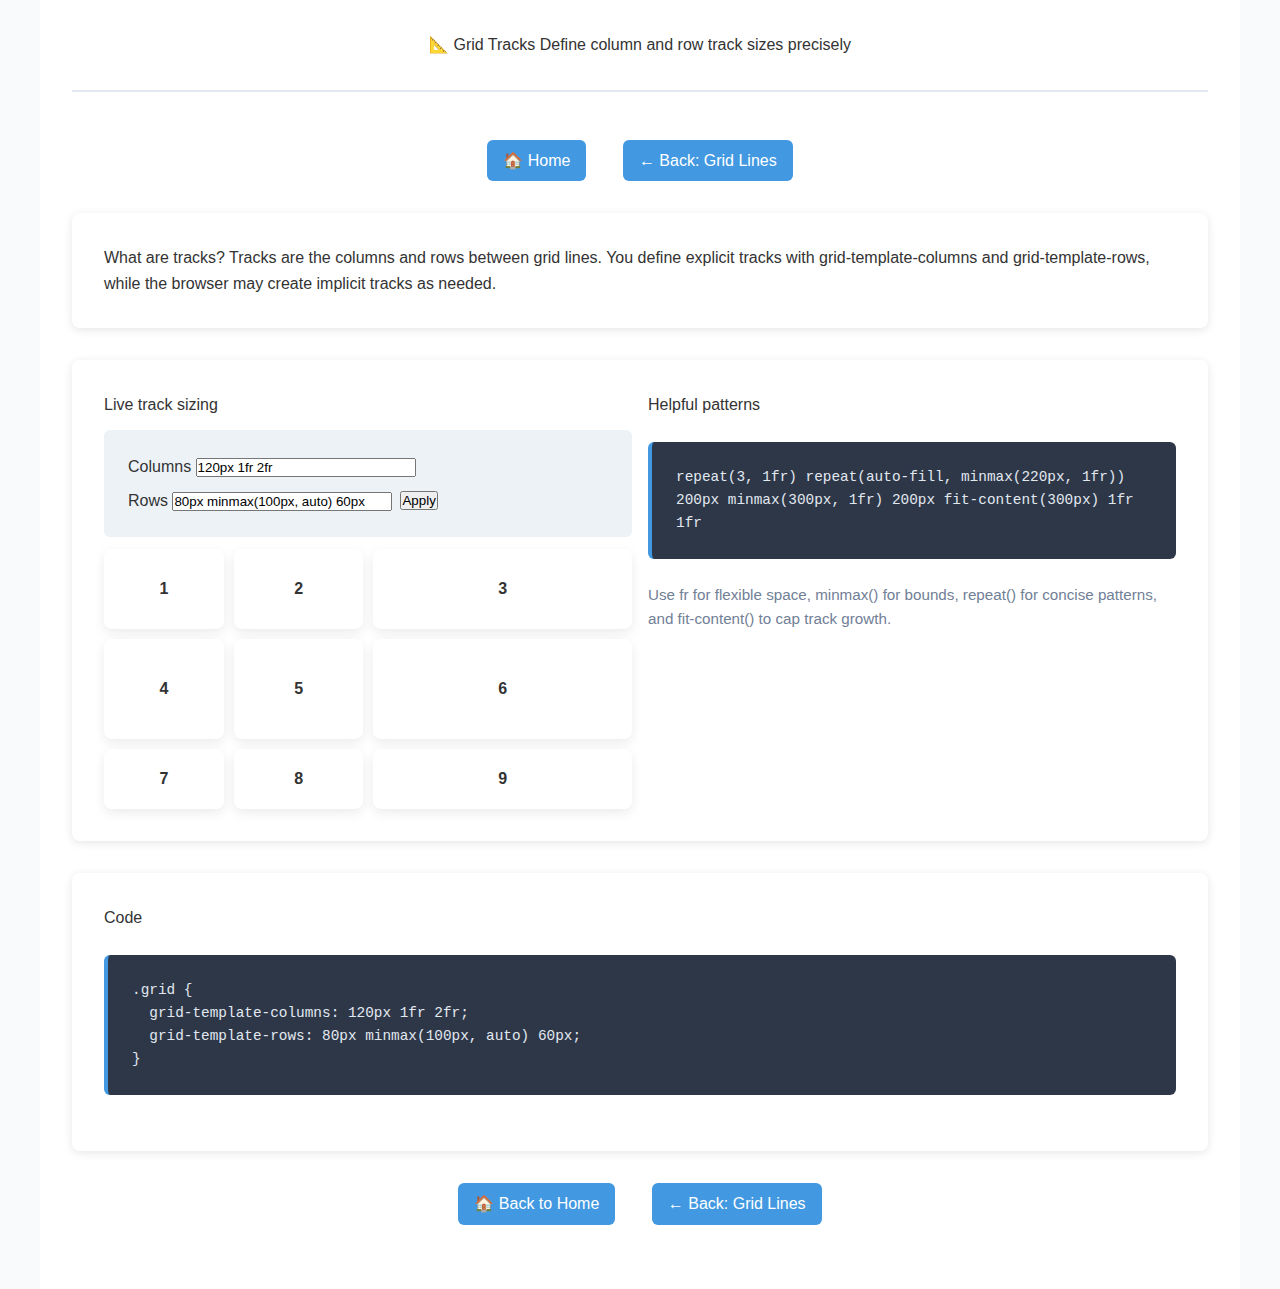
<file: 01-basics/04-grid-tracks.html>
<!DOCTYPE html>
<html lang="en">
<head>
  <meta charset="utf-8" />
  <meta name="viewport" content="width=device-width, initial-scale=1.0" />
  <title>Grid Tracks - CSS Grid Basics</title>
  <link rel="stylesheet" href="../styles.css" />
  <style>
    .track-demo { display:grid; grid-template-columns: 120px 1fr 2fr; grid-template-rows: 80px minmax(100px, auto) 60px; gap:10px; }
    .track-demo > div { background:#fff; border-radius:8px; padding:.75rem; box-shadow:0 4px 12px rgba(0,0,0,.08); font-weight:700; display:flex; align-items:center; justify-content:center; }
    .controls { display:flex; gap:.5rem; flex-wrap:wrap; align-items:center; margin: .75rem 0; }
    .controls input { width: 220px; }
    .note { font-size:.95rem; color:#4a5568; }
    .split { display:grid; grid-template-columns: 1fr 1fr; gap:1rem; }
    pre { white-space: pre-wrap; }
  </style>
</head>
<body>
  <div class="example-container">
    <header class="header">📐 Grid Tracks Define column and row track sizes precisely</header>

    <nav class="navigation">
      <a class="nav-link" href="../index.html">🏠 Home</a>
      <a class="nav-link" href="03-grid-lines.html">← Back: Grid Lines</a>
    </nav>

    <section class="explanation">
      What are tracks?
      Tracks are the columns and rows between grid lines. You define explicit tracks with grid-template-columns and grid-template-rows, while the browser may create implicit tracks as needed.
    </section>

    <section class="explanation split">
      <div>
        Live track sizing
        <div class="controls">
          <label>Columns <input id="cols" type="text" value="120px 1fr 2fr" /></label>
          <label>Rows <input id="rows" type="text" value="80px minmax(100px, auto) 60px" /></label>
          <button class="toggle-btn" onclick="applyTracks()">Apply</button>
        </div>
        <div class="track-demo" id="trackDemo">
          <div>1</div><div>2</div><div>3</div>
          <div>4</div><div>5</div><div>6</div>
          <div>7</div><div>8</div><div>9</div>
        </div>
      </div>
      <div>
        Helpful patterns
        <div class="code-display">
repeat(3, 1fr)
repeat(auto-fill, minmax(220px, 1fr))
200px minmax(300px, 1fr) 200px
fit-content(300px) 1fr 1fr
        </div>
        <p class="note">Use fr for flexible space, minmax() for bounds, repeat() for concise patterns, and fit-content() to cap track growth.</p>
      </div>
    </section>

    <section class="explanation">
      Code
      <pre class="code-display" id="codeOut"></pre>
    </section>

    <nav class="navigation">
      <a class="nav-link" href="../index.html">🏠 Back to Home</a>
      <a class="nav-link" href="03-grid-lines.html">← Back: Grid Lines</a>
    </nav>
  </div>

  <script>
    function applyTracks() {
      const cols = document.getElementById('cols').value.trim() || '1fr 1fr';
      const rows = document.getElementById('rows').value.trim() || 'auto';
      const demo = document.getElementById('trackDemo');
      demo.style.gridTemplateColumns = cols;
      demo.style.gridTemplateRows = rows;
      document.getElementById('codeOut').textContent = `.grid {\n  grid-template-columns: ${cols};\n  grid-template-rows: ${rows};\n}`;
    }
    document.addEventListener('DOMContentLoaded', applyTracks);
  </script>
</body>
</html>
</file>
<file: styles.css>
/* ==========================================================================
   CSS Grid Complete Guide - Base Styles
   ========================================================================== */

/* Reset & Base Styles */
* {
    margin: 0;
    padding: 0;
    box-sizing: border-box;
}

body {
    font-family: -apple-system, BlinkMacSystemFont, 'Segoe UI', Roboto, Oxygen, Ubuntu, Cantarell, sans-serif;
    line-height: 1.6;
    color: #333;
    background: #f8fafc;
}

/* ==========================================================================
   Example Page Layout
   ========================================================================== */

.example-container {
    max-width: 1200px;
    margin: 0 auto;
    padding: 2rem;
    background: white;
    min-height: 100vh;
}

.header {
    text-align: center;
    margin-bottom: 3rem;
    padding-bottom: 2rem;
    border-bottom: 2px solid #e2e8f0;
}

.header h1 {
    font-size: 2.5rem;
    color: #2d3748;
    margin-bottom: 0.5rem;
}

.header p {
    font-size: 1.1rem;
    color: #718096;
    max-width: 600px;
    margin: 0 auto;
}

.navigation {
    margin-bottom: 2rem;
    text-align: center;
}

.nav-link {
    display: inline-block;
    margin: 0 1rem;
    padding: 0.5rem 1rem;
    background: #4299e1;
    color: white;
    text-decoration: none;
    border-radius: 6px;
    transition: background 0.3s ease;
}

.nav-link:hover {
    background: #3182ce;
}

/* ==========================================================================
   Demo Grid Containers - Base Styles for Examples
   ========================================================================== */

.demo-grid {
    border: 2px solid #4299e1;
    border-radius: 8px;
    padding: 1rem;
    margin: 2rem 0;
    background: #f7fafc;
    min-height: 200px;
}

.demo-grid.large {
    min-height: 300px;
}

.demo-grid.tall {
    min-height: 400px;
}

/* ==========================================================================
   Demo Grid Items - Base Styles
   ========================================================================== */

.grid-item {
    background: linear-gradient(135deg, #667eea 0%, #764ba2 100%);
    color: white;
    padding: 1rem;
    border-radius: 4px;
    font-weight: 600;
    text-align: center;
    display: flex;
    align-items: center;
    justify-content: center;
    min-height: 60px;
    box-shadow: 0 2px 4px rgba(0,0,0,0.1);
    transition: transform 0.2s ease;
}

.grid-item:hover {
    transform: translateY(-2px);
}

/* Color Variations for Grid Items */
.grid-item:nth-child(1) { background: linear-gradient(135deg, #667eea 0%, #764ba2 100%); }
.grid-item:nth-child(2) { background: linear-gradient(135deg, #f093fb 0%, #f5576c 100%); }
.grid-item:nth-child(3) { background: linear-gradient(135deg, #4facfe 0%, #00f2fe 100%); }
.grid-item:nth-child(4) { background: linear-gradient(135deg, #43e97b 0%, #38f9d7 100%); }
.grid-item:nth-child(5) { background: linear-gradient(135deg, #fa709a 0%, #fee140 100%); }
.grid-item:nth-child(6) { background: linear-gradient(135deg, #a8edea 0%, #fed6e3 100%); }
.grid-item:nth-child(7) { background: linear-gradient(135deg, #ff9a9e 0%, #fecfef 100%); }
.grid-item:nth-child(8) { background: linear-gradient(135deg, #a18cd1 0%, #fbc2eb 100%); }
.grid-item:nth-child(9) { background: linear-gradient(135deg, #fad0c4 0%, #ffd1ff 100%); }
.grid-item:nth-child(10) { background: linear-gradient(135deg, #ffecd2 0%, #fcb69f 100%); }

/* ==========================================================================
   Content Sections
   ========================================================================== */

.explanation {
    background: white;
    padding: 2rem;
    border-radius: 8px;
    box-shadow: 0 2px 10px rgba(0,0,0,0.1);
    margin: 2rem 0;
}

.explanation h2 {
    color: #2d3748;
    margin-bottom: 1rem;
    font-size: 1.5rem;
}

.explanation h3 {
    color: #4a5568;
    margin: 1.5rem 0 0.5rem 0;
    font-size: 1.2rem;
}

.explanation p {
    margin-bottom: 1rem;
    color: #718096;
}

.explanation ul {
    margin-left: 2rem;
    margin-bottom: 1rem;
}

.explanation li {
    margin-bottom: 0.5rem;
    color: #718096;
}

/* ==========================================================================
   Code Display
   ========================================================================== */

.code-display {
    background: #2d3748;
    color: #e2e8f0;
    padding: 1.5rem;
    border-radius: 6px;
    font-family: 'Monaco', 'Menlo', 'Ubuntu Mono', monospace;
    font-size: 0.9rem;
    overflow-x: auto;
    margin: 1.5rem 0;
    border-left: 4px solid #4299e1;
}

.code-display .property {
    color: #63b3ed;
}

.code-display .value {
    color: #68d391;
}

.code-display .comment {
    color: #a0aec0;
    font-style: italic;
}

/* ==========================================================================
   Interactive Controls (for dynamic examples)
   ========================================================================== */

.controls {
    background: #edf2f7;
    padding: 1.5rem;
    border-radius: 6px;
    margin: 2rem 0;
}

.controls h3 {
    margin-bottom: 1rem;
    color: #2d3748;
}

.control-group {
    margin-bottom: 1rem;
}

.control-group label {
    display: block;
    margin-bottom: 0.5rem;
    color: #4a5568;
    font-weight: 500;
}

.control-group select,
.control-group input {
    padding: 0.5rem;
    border: 1px solid #cbd5e0;
    border-radius: 4px;
    font-size: 1rem;
    width: 100%;
    max-width: 200px;
}

.control-group button {
    padding: 0.5rem 1rem;
    background: #4299e1;
    color: white;
    border: none;
    border-radius: 4px;
    cursor: pointer;
    font-size: 0.9rem;
    margin-right: 0.5rem;
    margin-top: 0.5rem;
}

.control-group button:hover {
    background: #3182ce;
}

/* ==========================================================================
   Property Showcase (for property-specific examples)
   ========================================================================== */

.property-showcase {
    display: grid;
    grid-template-columns: 1fr 1fr;
    gap: 2rem;
    margin: 2rem 0;
}

.property-example {
    background: white;
    padding: 1.5rem;
    border-radius: 8px;
    box-shadow: 0 2px 8px rgba(0,0,0,0.1);
    border-left: 4px solid #4299e1;
}

.property-example h4 {
    color: #2d3748;
    margin-bottom: 1rem;
    font-size: 1.1rem;
}

.property-example .mini-grid {
    border: 1px solid #e2e8f0;
    border-radius: 4px;
    padding: 0.5rem;
    min-height: 120px;
    margin-bottom: 1rem;
}

.property-example .mini-item {
    background: #4299e1;
    color: white;
    padding: 0.5rem;
    border-radius: 2px;
    font-size: 0.8rem;
    text-align: center;
    display: flex;
    align-items: center;
    justify-content: center;
    min-height: 30px;
}

/* ==========================================================================
   Responsive Design
   ========================================================================== */

@media (max-width: 768px) {
    .example-container {
        padding: 1rem;
    }
    
    .header h1 {
        font-size: 2rem;
    }
    
    .property-showcase {
        grid-template-columns: 1fr;
        gap: 1rem;
    }
    
    .nav-link {
        display: block;
        margin: 0.5rem 0;
    }
    
    .demo-grid {
        padding: 0.5rem;
    }
}

/* ==========================================================================
   Utility Classes
   ========================================================================== */

.text-center { text-align: center; }
.text-left { text-align: left; }
.text-right { text-align: right; }

.m-0 { margin: 0; }
.m-1 { margin: 1rem; }
.m-2 { margin: 2rem; }

.p-0 { padding: 0; }
.p-1 { padding: 1rem; }
.p-2 { padding: 2rem; }

.border-dashed { border-style: dashed !important; }
.border-dotted { border-style: dotted !important; }

.bg-light { background: #f7fafc; }
.bg-primary { background: #4299e1; }
.bg-secondary { background: #718096; }

.text-primary { color: #4299e1; }
.text-secondary { color: #718096; }
.text-dark { color: #2d3748; }

/* ==========================================================================
   Animation Classes (for dynamic examples)
   ========================================================================== */

.fade-in {
    animation: fadeIn 0.5s ease-in;
}

@keyframes fadeIn {
    from { opacity: 0; transform: translateY(10px); }
    to { opacity: 1; transform: translateY(0); }
}

.highlight {
    animation: highlight 2s ease-in-out;
}

@keyframes highlight {
    0% { background-color: transparent; }
    50% { background-color: #fef5e7; }
    100% { background-color: transparent; }
}

/* ==========================================================================
   Print Styles
   ========================================================================== */

@media print {
    .navigation,
    .controls {
        display: none;
    }
    
    .example-container {
        max-width: none;
        padding: 0;
    }
    
    .demo-grid {
        border: 2px solid #000;
    }
}
</file>
